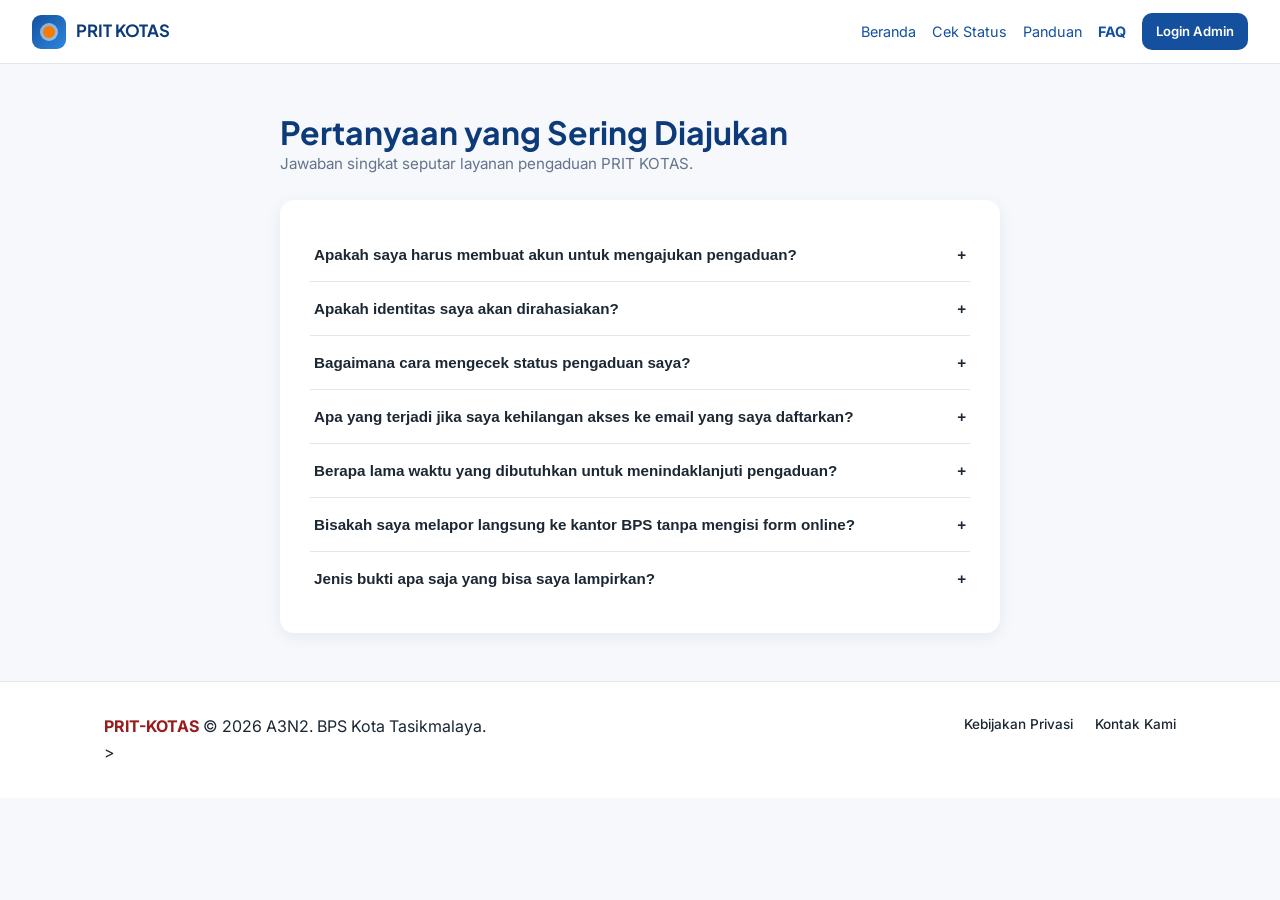
<file: faq.html>
<!DOCTYPE html>
<html lang="id">
<head>
<meta charset="UTF-8">
<meta name="viewport" content="width=device-width, initial-scale=1.0">
<title>FAQ | PRIT KOTAS</title>
<link rel="preconnect" href="https://fonts.googleapis.com">
<link href="https://fonts.googleapis.com/css2?family=Plus+Jakarta+Sans:wght@600;700;800&family=Inter:wght@400;500;600&display=swap" rel="stylesheet">
<link rel="stylesheet" href="global.css">
<link rel="stylesheet" href="landing.css">
<style>
  .faq-item { border-bottom: 1px solid var(--garis); }
  .faq-item:last-child { border-bottom: none; }
  .faq-q {
    width: 100%; text-align: left; background: none; border: none;
    padding: 18px 4px; font-weight: 700; font-size: 0.95rem; color: var(--teks-gelap);
    display: flex; justify-content: space-between; align-items: center; cursor: pointer;
  }
  .faq-a { max-height: 0; overflow: hidden; transition: max-height 0.2s ease; font-size: 0.88rem; color: var(--teks-muted); line-height: 1.7; }
  .faq-item.buka .faq-a { max-height: 300px; padding-bottom: 18px; }
  .faq-item.buka .faq-q { color: var(--biru-utama); }
  .faq-icon { transition: transform 0.2s ease; }
  .faq-item.buka .faq-icon { transform: rotate(45deg); }
</style>
</head>
<body>

<nav class="navbar">
  <a href="index.html" class="navbar__brand" style="text-decoration:none;">
    <span class="logo-dot"></span> PRIT KOTAS
  </a>
  <div class="navbar__menu">
    <a href="index.html">Beranda</a>
    <a href="cek-status.html">Cek Status</a>
    <a href="panduan.html">Panduan</a>
    <a href="faq.html" class="nav-aktif">FAQ</a>
    <a href="login.html" class="btn btn--primary btn--sm">Login Admin</a>
  </div>
</nav>

<main class="section container" style="max-width:720px;">
  <h1>Pertanyaan yang Sering Diajukan</h1>
  <p class="section-subtitle">Jawaban singkat seputar layanan pengaduan PRIT KOTAS.</p>

  <div class="card">
    <div id="daftarFaq"></div>
  </div>
</main>

<footer class="footer--lengkap">
  <div class="container">
    <div>
      <div>
      <strong style="color: var(--merah-gelap);">PRIT-KOTAS</strong> &copy; 2026 A3N2. BPS Kota Tasikmalaya. 
    </div>>
    </div>
    <div class="footer__links">
      <a href="privasi.html">Kebijakan Privasi</a>
      <a href="index.html#kontak">Kontak Kami</a>
    </div>
  </div>
</footer>

<script>
  const faq = [
    { q: "Apakah saya harus membuat akun untuk mengajukan pengaduan?", a: "Tidak. Masyarakat dapat langsung mengisi form pengaduan tanpa perlu mendaftar atau login." },
    { q: "Apakah identitas saya akan dirahasiakan?", a: "Ya. Identitas Anda sebagai whistleblower dirahasiakan sesuai ketentuan Whistle Blowing System BPS." },
    { q: "Bagaimana cara mengecek status pengaduan saya?", a: "Buka halaman \"Cek Status\", lalu masukkan email yang sama seperti saat Anda mengajukan pengaduan." },
    { q: "Apa yang terjadi jika saya kehilangan akses ke email yang saya daftarkan?", a: "Anda dapat menghubungi kami langsung lewat WhatsApp atau email resmi BPS yang tercantum di halaman Kontak, agar tim kami dapat membantu." },
    { q: "Berapa lama waktu yang dibutuhkan untuk menindaklanjuti pengaduan?", a: "Waktu penanganan bervariasi tergantung kompleksitas laporan. Anda dapat memantau tahapannya (Menunggu, Diproses, Selesai) melalui halaman Cek Status." },
    { q: "Bisakah saya melapor langsung ke kantor BPS tanpa mengisi form online?", a: "Bisa. Anda dapat datang langsung ke kantor BPS Kota Tasikmalaya, dan petugas kami akan mencatatkan laporan Anda ke dalam sistem." },
    { q: "Jenis bukti apa saja yang bisa saya lampirkan?", a: "Anda dapat mengunggah hingga 10 berkas (foto, dokumen, atau rekaman) dengan ukuran maksimal 10MB per berkas." }
  ];

  document.getElementById("daftarFaq").innerHTML = faq.map((item, i) => `
    <div class="faq-item" data-i="${i}">
      <button class="faq-q">${item.q} <span class="faq-icon">+</span></button>
      <div class="faq-a">${item.a}</div>
    </div>`).join("");

  document.querySelectorAll(".faq-item").forEach(el => {
    el.querySelector(".faq-q").addEventListener("click", () => el.classList.toggle("buka"));
  });
</script>
</body>
</html>
</file>
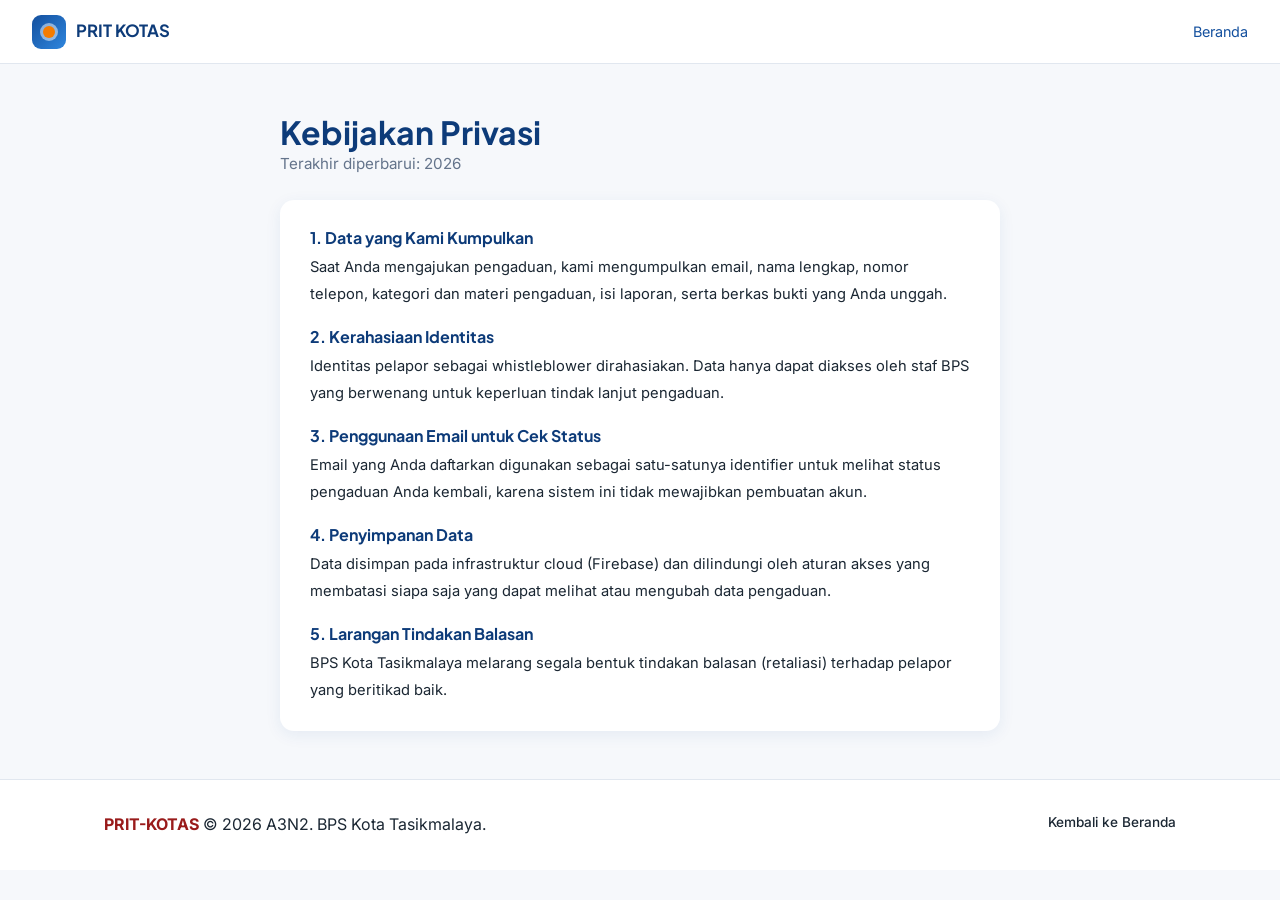
<file: privasi.html>
<!DOCTYPE html>
<html lang="id">
<head>
<meta charset="UTF-8">
<meta name="viewport" content="width=device-width, initial-scale=1.0">
<title>Kebijakan Privasi | PRIT KOTAS</title>
<link rel="preconnect" href="https://fonts.googleapis.com">
<link href="https://fonts.googleapis.com/css2?family=Plus+Jakarta+Sans:wght@600;700;800&family=Inter:wght@400;500;600&display=swap" rel="stylesheet">
<link rel="stylesheet" href="global.css">
<link rel="stylesheet" href="landing.css">
</head>
<body>

<nav class="navbar">
  <a href="index.html" class="navbar__brand" style="text-decoration:none;">
    <span class="logo-dot"></span> PRIT KOTAS
  </a>
  <div class="navbar__menu">
    <a href="index.html">Beranda</a>
  </div>
</nav>

<main class="section container" style="max-width:720px;">
  <h1>Kebijakan Privasi</h1>
  <p class="section-subtitle">Terakhir diperbarui: 2026</p>

  <div class="card" style="display:flex; flex-direction:column; gap:20px; font-size:0.92rem; color:var(--teks-gelap); line-height:1.8;">
    <div>
      <h3 style="font-size:1rem; margin-bottom:6px;">1. Data yang Kami Kumpulkan</h3>
      <p>Saat Anda mengajukan pengaduan, kami mengumpulkan email, nama lengkap, nomor telepon, kategori dan materi pengaduan, isi laporan, serta berkas bukti yang Anda unggah.</p>
    </div>
    <div>
      <h3 style="font-size:1rem; margin-bottom:6px;">2. Kerahasiaan Identitas</h3>
      <p>Identitas pelapor sebagai whistleblower dirahasiakan. Data hanya dapat diakses oleh staf BPS yang berwenang untuk keperluan tindak lanjut pengaduan.</p>
    </div>
    <div>
      <h3 style="font-size:1rem; margin-bottom:6px;">3. Penggunaan Email untuk Cek Status</h3>
      <p>Email yang Anda daftarkan digunakan sebagai satu-satunya identifier untuk melihat status pengaduan Anda kembali, karena sistem ini tidak mewajibkan pembuatan akun.</p>
    </div>
    <div>
      <h3 style="font-size:1rem; margin-bottom:6px;">4. Penyimpanan Data</h3>
      <p>Data disimpan pada infrastruktur cloud (Firebase) dan dilindungi oleh aturan akses yang membatasi siapa saja yang dapat melihat atau mengubah data pengaduan.</p>
    </div>
    <div>
      <h3 style="font-size:1rem; margin-bottom:6px;">5. Larangan Tindakan Balasan</h3>
      <p>BPS Kota Tasikmalaya melarang segala bentuk tindakan balasan (retaliasi) terhadap pelapor yang beritikad baik.</p>
    </div>
  </div>
</main>

<footer class="footer--lengkap">
  <div class="container">
    <div>
      <strong style="color: var(--merah-gelap);">PRIT-KOTAS</strong> &copy; 2026 A3N2. BPS Kota Tasikmalaya. 
    </div>
    <div class="footer__links">
      <a href="index.html">Kembali ke Beranda</a>
    </div>
  </div>
</footer>
</body>
</html>
</file>
<file: global.css>
:root {
  --biru-utama: #14509E;
  --biru-gelap: #0D3B79;
  --biru-terang: #2E86DE;
  --biru-lembut: #E8F0FB;

  --hijau-sukses: #2E7D32;
  --hijau-lembut: #E5F3E6;
  --jingga-proses: #F57C00;
  --jingga-lembut: #FDECDA;

  --putih: #FFFFFF;
  --teks-gelap: #1B2733;
  --teks-muted: #64748B;
  --garis: #E1E7EF;
  --abu-latar: #F6F8FB;
  --merah-galat: #D64545;
  --merah-lembut: #FBEAEA;
  --merah-utama: #DC2626;
  --merah-gelap: #991B1B;

  --font-heading: 'Plus Jakarta Sans', sans-serif;
  --font-body: 'Inter', sans-serif;

  --radius: 14px;
  --shadow: 0 4px 16px rgba(20, 80, 158, 0.08);
  --shadow-hover: 0 8px 24px rgba(20, 80, 158, 0.14);
}

* { box-sizing: border-box; margin: 0; padding: 0; }
html { scroll-behavior: smooth; }

body {
  font-family: var(--font-body);
  background: var(--abu-latar);
  color: var(--teks-gelap);
  line-height: 1.6;
  -webkit-font-smoothing: antialiased;
}

h1, h2, h3, h4 { font-family: var(--font-heading); color: var(--biru-gelap); line-height: 1.25; }
a { color: var(--biru-utama); text-decoration: none; }
a:hover { text-decoration: underline; }
img { max-width: 100%; display: block; }

.container { max-width: 1120px; margin: 0 auto; padding: 0 24px; }
.section { padding: 48px 0; }

/* --- Navbar --- */
.navbar {
  background: var(--putih);
  border-bottom: 1px solid var(--garis);
  position: sticky;
  top: 0;
  z-index: 100;
  display: flex;
  align-items: center;
  justify-content: space-between;
  padding: 0 32px;
  height: 64px;
}

.navbar__brand {
  display: flex;
  align-items: center;
  gap: 10px;
  font-family: var(--font-heading);
  font-weight: 700;
  font-size: 1.05rem;
  color: var(--biru-gelap);
}

.logo-dot {
  width: 34px; height: 34px;
  border-radius: 9px;
  background: linear-gradient(135deg, var(--biru-utama) 0%, var(--biru-terang) 100%);
  display: inline-block;
  position: relative;
}
.logo-dot::after {
  content: '';
  position: absolute; top: 50%; left: 50%;
  width: 12px; height: 12px; border-radius: 50%;
  background: var(--jingga-proses);
  transform: translate(-50%, -50%);
  box-shadow: 0 0 0 3px rgba(255,255,255,0.5);
}

.navbar__menu, .navbar__user {
  display: flex;
  align-items: center;
  gap: 16px;
  font-size: 0.9rem;
  color: var(--teks-gelap);
}
.navbar__menu .nav-aktif { color: var(--biru-utama); font-weight: 700; }

/* --- Tombol --- */
.btn {
  display: inline-flex;
  align-items: center;
  justify-content: center;
  gap: 8px;
  padding: 12px 22px;
  border-radius: 10px;
  font-family: var(--font-body);
  font-weight: 600;
  font-size: 0.92rem;
  border: none;
  cursor: pointer;
  transition: transform 0.15s ease, box-shadow 0.15s ease, background 0.15s ease, filter 0.15s ease;
  text-decoration: none !important;
}
.btn:active { transform: translateY(1px); }
.btn:disabled { opacity: 0.65; cursor: not-allowed; }

.btn--primary { background: var(--biru-utama); color: #fff; }
.btn--primary:hover { background: var(--biru-gelap); }

.btn--jingga { background: var(--jingga-proses); color: #fff; }
.btn--jingga:hover { filter: brightness(0.93); }

.btn--hijau { background: var(--hijau-sukses); color: #fff; }
.btn--hijau:hover { filter: brightness(0.93); }

.btn--ghost { background: transparent; color: var(--biru-utama); border: 1.5px solid var(--biru-utama); }
.btn--ghost:hover { background: var(--biru-lembut); }

.btn--full { width: 100%; }
.btn--sm { padding: 8px 14px; font-size: 0.82rem; }

/* --- Card generik --- */
.card {
  background: var(--putih);
  border-radius: var(--radius);
  box-shadow: var(--shadow);
  padding: 28px 30px;
}

/* --- Alert --- */
.alert {
  display: none;
  padding: 12px 16px;
  border-radius: 10px;
  font-size: 0.87rem;
  font-weight: 500;
  margin-bottom: 16px;
}
.alert.tampil { display: block; }
.alert--sukses { background: var(--hijau-lembut); color: var(--hijau-sukses); }
.alert--error { background: var(--merah-lembut); color: var(--merah-galat); }
.alert--info { background: var(--biru-lembut); color: var(--biru-utama); }

/* --- Status Pill --- */
.status-pill {
  display: inline-flex;
  align-items: center;
  gap: 6px;
  padding: 5px 14px;
  border-radius: 999px;
  font-size: 0.78rem;
  font-weight: 700;
  white-space: nowrap;
}
.status-pill--menunggu { background: var(--jingga-lembut); color: var(--jingga-proses); }
.status-pill--diproses { background: var(--biru-lembut); color: var(--biru-utama); }
.status-pill--selesai { background: var(--hijau-lembut); color: var(--hijau-sukses); }

/* --- Alur Status (elemen signature: titik + garis) --- */
.alur-status {
  display: flex;
  align-items: center;
}
.alur-status .titik {
  width: 30px; height: 30px;
  min-width: 30px;
  border-radius: 50%;
  background: var(--garis);
  color: var(--putih);
  display: flex;
  align-items: center;
  justify-content: center;
  font-size: 0.78rem;
  font-weight: 700;
  font-family: var(--font-heading);
}
.alur-status .titik.aktif.menunggu { background: var(--jingga-proses); }
.alur-status .titik.aktif.diproses { background: var(--biru-utama); }
.alur-status .titik.aktif.selesai { background: var(--hijau-sukses); }

.alur-status .garis {
  flex: 1;
  height: 3px;
  background: var(--garis);
  margin: 0 4px;
}
.alur-status .garis.aktif { background: var(--biru-utama); }

/* --- Footer --- */
.footer {
  background: var(--biru-gelap);
  color: #dce6f5;
  text-align: center;
  padding: 26px 20px;
  margin-top: 40px;
  font-size: 0.85rem;
}

/* --- Responsive --- */
@media (max-width: 720px) {
  .navbar { padding: 0 16px; }
  .navbar__menu span, .navbar__user span { display: none; }
}

/* ===========================================================
   Komponen tambahan (sesuai rancangan visual terbaru)
   =========================================================== */

/* --- Judul & subjudul section (dipakai di banyak halaman) --- */
.section-title { font-size: 1.5rem; margin-bottom: 6px; }
.section-subtitle { color: var(--teks-muted); font-size: 0.95rem; margin-bottom: 24px; }

/* --- Overlay tambahan untuk hero-foto (lapisan gelap di atas gradient) --- */
.hero-foto__overlay {
  position: absolute; inset: 0;
  background: radial-gradient(circle at 30% 20%, rgba(255,255,255,0.06), transparent 60%);
  pointer-events: none;
}

/* --- Info di sisi kiri kontak-lokasi-card --- */
.kontak-lokasi__info { display: flex; flex-direction: column; }

/* --- Icon Box (kotak ikon berwarna) --- */
.icon-box {
  width: 52px; height: 52px;
  border-radius: 14px;
  display: flex; align-items: center; justify-content: center;
  font-size: 1.4rem;
  margin-bottom: 6px;
}
.icon-box--biru { background: var(--biru-lembut); }
.icon-box--hijau { background: var(--hijau-lembut); }
.icon-box--jingga { background: var(--jingga-lembut); }
.icon-box--merah { background: var(--merah-lembut); }
.icon-box--besar { width: 72px; height: 72px; border-radius: 20px; font-size: 2.1rem; }

.icon-circle {
  width: 40px; height: 40px;
  min-width: 40px;
  border-radius: 50%;
  background: var(--biru-lembut);
  color: var(--biru-utama);
  display: flex; align-items: center; justify-content: center;
  font-size: 1.05rem;
}

/* --- Tab Switch (mis. Cek Status / Hak-hak Pelapor) --- */
.tab-switch {
  display: flex;
  gap: 28px;
  border-bottom: 1px solid var(--garis);
}
.tab-switch__item {
  padding: 18px 2px;
  font-weight: 600;
  font-size: 0.95rem;
  color: var(--teks-muted);
  cursor: pointer;
  border-bottom: 2px solid transparent;
  background: none;
  border-top: none; border-left: none; border-right: none;
}
.tab-switch__item.aktif { color: var(--biru-utama); border-bottom-color: var(--biru-utama); }

/* --- Notice Box (info/peringatan ringan) --- */
.notice-box {
  display: flex;
  gap: 12px;
  align-items: flex-start;
  padding: 14px 16px;
  border-radius: 10px;
  font-size: 0.85rem;
}
.notice-box--info { background: var(--biru-lembut); color: var(--biru-gelap); }
.notice-box--jingga { background: var(--jingga-lembut); color: #7a4200; }
.notice-box--hijau { background: var(--hijau-lembut); color: #1c4a1f; }
.notice-box__ikon { font-size: 1.1rem; flex-shrink: 0; }

/* --- Dropzone (upload file) --- */
.dropzone {
  border: 2px dashed var(--garis);
  border-radius: var(--radius);
  padding: 32px 20px;
  text-align: center;
  background: var(--abu-latar);
  cursor: pointer;
  transition: border-color 0.15s ease, background 0.15s ease;
  position: relative;
}
.dropzone:hover { border-color: var(--biru-utama); background: var(--biru-lembut); }
.dropzone input[type="file"] { position:absolute; inset:0; opacity:0; cursor:pointer; }
.dropzone__ikon { font-size: 1.8rem; margin-bottom: 10px; }
.dropzone__judul { font-weight: 700; color: var(--teks-gelap); margin-bottom: 4px; }
.dropzone__sub { font-size: 0.8rem; color: var(--teks-muted); }

/* --- Footer dengan link (versi lengkap) --- */
.footer--lengkap {
  background: var(--putih);
  border-top: 1px solid var(--garis);
  color: var(--teks-gelap);
  text-align: left;
  padding: 32px 0;
}
.footer--lengkap .container {
  display: flex;
  justify-content: space-between;
  align-items: flex-start;
  flex-wrap: wrap;
  gap: 16px;
}
.footer--lengkap .footer__brand { font-family: var(--font-heading); font-weight: 700; color: var(--biru-gelap); margin-bottom: 4px; }
.footer--lengkap .footer__copy { font-size: 0.82rem; color: var(--teks-muted); }
.footer--lengkap .footer__links { display: flex; gap: 22px; flex-wrap: wrap; }
.footer--lengkap .footer__links a { font-size: 0.85rem; color: var(--teks-gelap); font-weight: 500; }
.footer--lengkap .footer__links a:hover { color: var(--biru-utama); }

/* --- Kartu Kategori Icon (grid pilihan dengan ikon) --- */
.kategori-icon-grid {
  display: grid;
  grid-template-columns: repeat(3, 1fr);
  gap: 12px;
}
.kategori-icon-card {
  border: 1.5px solid var(--garis);
  border-radius: 12px;
  padding: 16px 14px;
  text-align: left;
  cursor: pointer;
  transition: border-color 0.15s ease, background 0.15s ease;
  display: flex;
  flex-direction: column;
  gap: 8px;
}
.kategori-icon-card:hover { border-color: var(--biru-terang); }
.kategori-icon-card.terpilih { border-color: var(--biru-utama); background: var(--biru-lembut); }
.kategori-icon-card__ikon { font-size: 1.3rem; }
.kategori-icon-card__label { font-weight: 600; font-size: 0.88rem; color: var(--teks-gelap); }
.kategori-icon-card__desc { font-size: 0.76rem; color: var(--teks-muted); }

@media (max-width: 860px) {
  .kategori-icon-grid { grid-template-columns: repeat(2, 1fr); }
}
@media (max-width: 560px) {
  .kategori-icon-grid { grid-template-columns: 1fr; }
  .footer--lengkap .container { flex-direction: column; }
}
</file>
<file: landing.css>
.hero-eyebrow {
  display: inline-block;
  background: var(--jingga-lembut);
  color: var(--jingga-proses);
  font-weight: 700;
  font-size: 0.78rem;
  letter-spacing: 0.03em;
  padding: 6px 14px;
  border-radius: 999px;
  margin-bottom: 16px;
}

.hero-wbs {
  background: linear-gradient(180deg, var(--biru-lembut) 0%, var(--abu-latar) 100%);
  padding: 64px 0 48px;
  text-align: center;
}
.hero-wbs__inner { max-width: 780px; margin: 0 auto; }
.hero-wbs h1 { font-size: 2.2rem; margin-bottom: 20px; }
.hero-wbs__desc {
  color: var(--teks-muted);
  font-size: 1rem;
  max-width: 680px;
  margin: 0 auto 36px;
  text-align: left;
  background: var(--putih);
  border: 1px solid var(--garis);
  border-radius: var(--radius);
  padding: 20px 24px;
  box-shadow: var(--shadow);
}
.hero-wbs__desc strong { color: var(--biru-gelap); }

/* --- Hero warna solid (tanpa foto gedung/langit, sesuai revisi) --- */
.hero-solid {
  position: relative;
  background: linear-gradient(135deg, var(--biru-gelap) 0%, var(--biru-utama) 100%);
  padding: 72px 0 56px;
  color: #fff;
  overflow: hidden;
}
.hero-solid::after {
  content: '';
  position: absolute; inset: 0;
  background-image: repeating-linear-gradient(-35deg, rgba(255,255,255,0.04) 0 2px, transparent 2px 44px);
  pointer-events: none;
}
.hero-solid__inner { position: relative; z-index: 1; max-width: 860px; }
.hero-solid__eyebrow {
  display: inline-block;
  background: rgba(255,255,255,0.15);
  color: #fff;
  font-weight: 700;
  font-size: 0.78rem;
  letter-spacing: 0.04em;
  padding: 6px 16px;
  border-radius: 999px;
  margin-bottom: 16px;
}
.hero-solid h1 { color: #fff; font-size: 2.4rem; margin-bottom: 14px; }
.hero-solid p { color: #dfe9f7; font-size: 1rem; max-width: 700px; margin-bottom: 18px; line-height: 1.7; }

.disclaimer-box {
  background: rgba(255,255,255,0.08);
  border: 1px solid rgba(255,255,255,0.18);
  border-radius: var(--radius);
  padding: 18px 22px;
  font-size: 0.88rem;
  line-height: 1.75;
  color: #eaf1fc;
  max-width: 760px;
  margin-bottom: 32px;
}
.disclaimer-box strong { color: #fff; }

.wa-besar {
  display: flex;
  align-items: center;
  gap: 16px;
  background: #fff;
  border-radius: var(--radius);
  padding: 16px 22px;
  margin-bottom: 32px;
  max-width: 460px;
  text-decoration: none !important;
  transition: transform 0.15s ease;
}
.wa-besar:hover { transform: translateY(-2px); }
.wa-besar__ikon {
  width: 56px; height: 56px; min-width: 56px;
  border-radius: 16px;
  background: var(--hijau-lembut);
  color: var(--hijau-sukses);
  display: flex; align-items: center; justify-content: center;
  font-size: 1.9rem;
}
.wa-besar__judul { font-family: var(--font-heading); font-weight: 800; color: var(--teks-gelap); font-size: 1.05rem; }
.wa-besar__sub { font-size: 0.82rem; color: var(--teks-muted); }

/* --- Kartu Aksi (3 tombol besar) --- */
.tombol-aksi-grid {
  display: grid;
  grid-template-columns: repeat(3, 1fr);
  gap: 18px;
}

.kartu-aksi {
  display: flex;
  flex-direction: column;
  align-items: flex-start;
  gap: 8px;
  background: var(--putih);
  border-radius: var(--radius);
  padding: 26px 22px;
  border: 1px solid var(--garis);
  box-shadow: var(--shadow);
  text-decoration: none !important;
  transition: transform 0.15s ease, box-shadow 0.15s ease;
  border-top: 4px solid transparent;
}
.kartu-aksi:hover { transform: translateY(-3px); box-shadow: var(--shadow-hover); }

.kartu-aksi--biru { border-top-color: var(--biru-utama); }
.kartu-aksi--hijau { border-top-color: var(--hijau-sukses); }
.kartu-aksi--jingga { border-top-color: var(--jingga-proses); }
.kartu-aksi--merah { border-top-color: var(--merah-utama); }

.kartu-aksi__ikon { font-size: 1.8rem; }
.kartu-aksi__judul { font-family: var(--font-heading); font-weight: 700; font-size: 1.05rem; color: var(--teks-gelap); }
.kartu-aksi__desc { font-size: 0.85rem; color: var(--teks-muted); text-align: left; }

/* --- Hak-hak grid --- */
.hak-grid { display: grid; grid-template-columns: repeat(3, 1fr); gap: 20px; }
.hak-card {
  background: var(--putih);
  border-radius: var(--radius);
  padding: 24px;
  border: 1px solid var(--garis);
  border-left: 5px solid transparent;
}
.hak-card--biru { border-left-color: var(--biru-utama); }
.hak-card--jingga { border-left-color: var(--jingga-proses); }
.hak-card--hijau { border-left-color: var(--hijau-sukses); }
.hak-card h3 { font-size: 1rem; margin-bottom: 12px; }
.hak-list { list-style: none; display: flex; flex-direction: column; gap: 10px; }
.hak-list li {
  font-size: 0.87rem;
  color: var(--teks-gelap);
  padding-left: 20px;
  position: relative;
}
.hak-list li::before {
  content: '✓';
  position: absolute;
  left: 0;
  color: var(--hijau-sukses);
  font-weight: 700;
}

/* --- Kontak & Lokasi (2 kolom: info + peta) --- */
.kontak-lokasi-card {
  background: var(--putih);
  border: 1px solid var(--garis);
  border-radius: var(--radius-lg, 20px);
  padding: 40px;
  display: grid;
  grid-template-columns: 1fr 1fr;
  gap: 40px;
  align-items: center;
}
.kontak-item-list { display: flex; flex-direction: column; gap: 18px; margin-top: 24px; }
.kontak-item-row { display: flex; gap: 14px; align-items: flex-start; }
.kontak-item-row__label { display: block; font-size: 0.72rem; text-transform: uppercase; letter-spacing: 0.04em; color: var(--teks-muted); font-weight: 700; margin-bottom: 2px; }
.kontak-item-row__value { font-weight: 600; color: var(--teks-gelap); font-size: 0.92rem; }
.kontak-item-row__value a { color: var(--biru-utama); }

.map-placeholder {
  position: relative;
  background: linear-gradient(135deg, #d9e6f7 0%, #c3d8f0 100%);
  border-radius: var(--radius);
  min-height: 280px;
  border: 1px solid var(--garis);
  overflow: hidden;
}
.map-placeholder::before {
  content: '';
  position: absolute; inset: 0;
  background-image:
    repeating-linear-gradient(0deg, rgba(255,255,255,0.5) 0 1px, transparent 1px 40px),
    repeating-linear-gradient(90deg, rgba(255,255,255,0.5) 0 1px, transparent 1px 40px);
}
.map-placeholder__pin {
  position: absolute; top: 45%; left: 50%; transform: translate(-50%, -100%);
  font-size: 2rem;
  text-align: center;
  filter: drop-shadow(0 4px 6px rgba(0,0,0,0.2));
}
.map-placeholder__pin span {
  display: block;
  font-size: 0.7rem;
  font-weight: 700;
  color: var(--biru-gelap);
  background: rgba(255,255,255,0.9);
  padding: 2px 8px;
  border-radius: 6px;
  margin-top: 4px;
  white-space: nowrap;
}
.map-placeholder__chip {
  position: absolute; bottom: 14px; left: 14px;
  background: var(--putih);
  padding: 8px 14px;
  border-radius: 8px;
  font-size: 0.8rem;
  font-weight: 700;
  color: var(--teks-gelap);
  box-shadow: var(--shadow);
}
.map-placeholder__caption {
  position: absolute; bottom: 14px; right: 14px;
  font-size: 0.68rem;
  color: var(--teks-muted);
  background: rgba(255,255,255,0.8);
  padding: 4px 8px;
  border-radius: 4px;
}

@media (max-width: 860px) {
  .tombol-aksi-grid { grid-template-columns: 1fr; }
  .hak-grid { grid-template-columns: 1fr; }
  .kontak-lokasi-card { grid-template-columns: 1fr; padding: 24px; }
  .hero-wbs h1, .hero-solid h1 { font-size: 1.7rem; }
}
</file>
